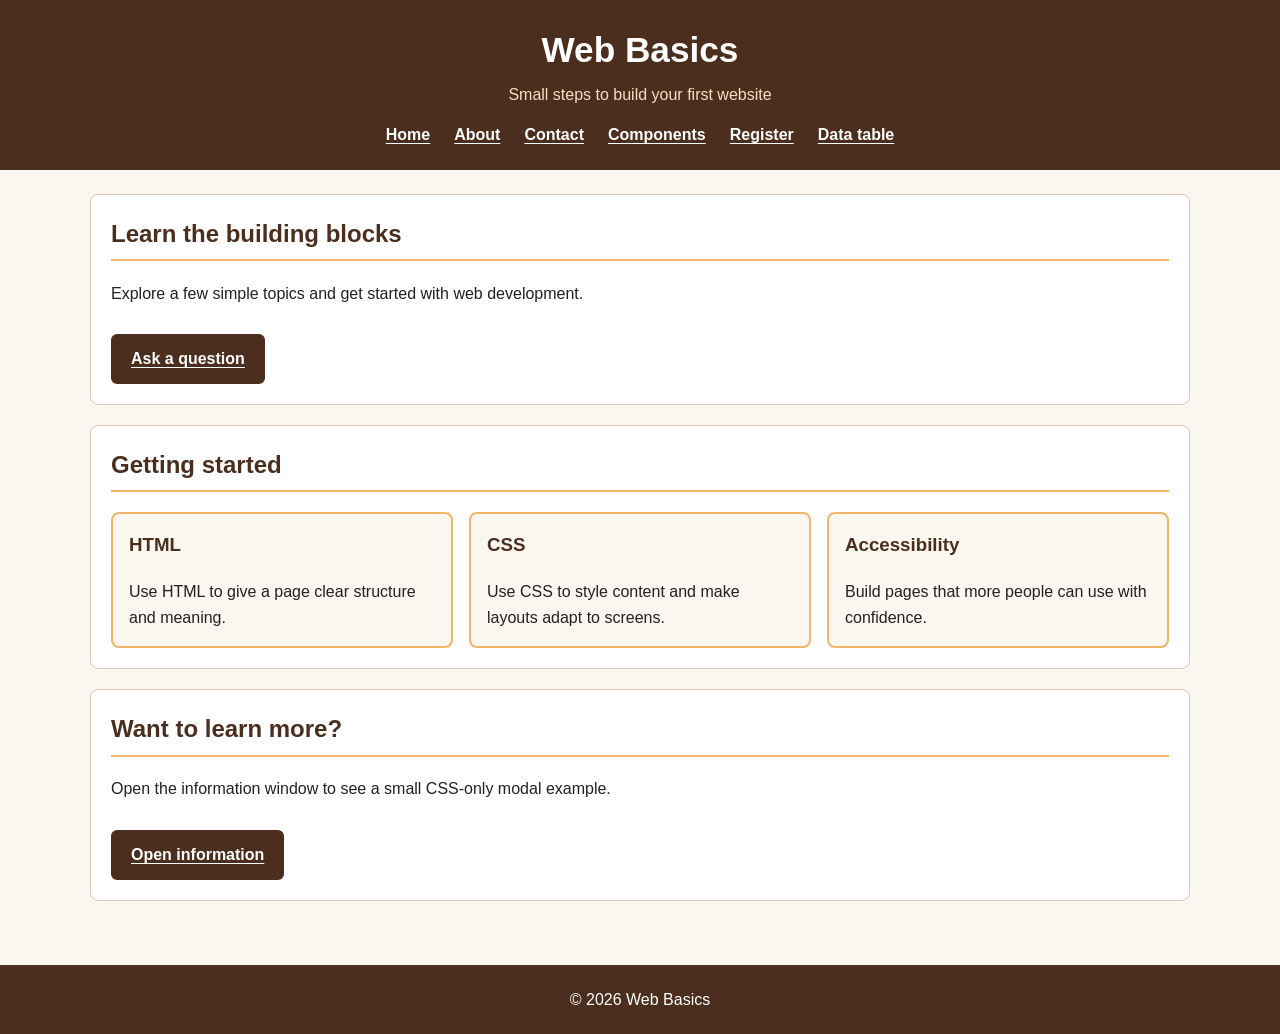
<file: index.html>
<!DOCTYPE html>
<html lang="en">
<head>
    <meta charset="UTF-8">
    <meta name="viewport" content="width=device-width, initial-scale=1.0">
    <meta name="description" content="A simple guide to learning web development.">
    <title>Home | Web Basics</title>
    <link rel="stylesheet" href="style.css">
</head>
<body>
    <a class="skip-link" href="#main-content">Skip to main content</a>
    <header class="site-header">
        <h1 id="site-title">Web Basics</h1>
        <p class="tagline">Small steps to build your first website</p>
        <nav aria-label="Main navigation">
            <a href="index.html" aria-current="page">Home</a>
            <a href="about.html">About</a>
            <a href="contact.html">Contact</a>
            <a href="components.html">Components</a>
            <a href="registration.html">Register</a>
            <a href="data.html">Data table</a>
        </nav>
    </header>
    <main id="main-content">
        <section class="intro">
            <h2>Learn the building blocks</h2>
            <p>Explore a few simple topics and get started with web development.</p>
            <a class="button-link" href="contact.html">Ask a question</a>
        </section>
        <section aria-labelledby="topics-title">
            <h2 id="topics-title">Getting started</h2>
            <div class="card-grid">
                <article class="card"><h3>HTML</h3><p>Use HTML to give a page clear structure and meaning.</p></article>
                <article class="card"><h3>CSS</h3><p>Use CSS to style content and make layouts adapt to screens.</p></article>
                <article class="card"><h3>Accessibility</h3><p>Build pages that more people can use with confidence.</p></article>
            </div>
        </section>
        <section>
            <h2>Want to learn more?</h2>
            <p>Open the information window to see a small CSS-only modal example.</p>
            <a class="button-link" href="#info-modal">Open information</a>
        </section>
    </main>
    <section class="modal" id="info-modal" role="dialog" aria-modal="true" aria-labelledby="modal-title" aria-describedby="modal-text" tabindex="-1">
        <div class="modal-content">
            <h2 id="modal-title">A CSS-only modal</h2>
            <p id="modal-text">This window opens and closes with links and CSS. No JavaScript is used.</p>
            <a class="button-link" href="#main-content">Close window</a>
        </div>
        <a class="modal-backdrop" href="#main-content" aria-label="Close information window"></a>
    </section>
    <footer><p>&copy; 2026 Web Basics</p></footer>
</body>
</html>
</file>
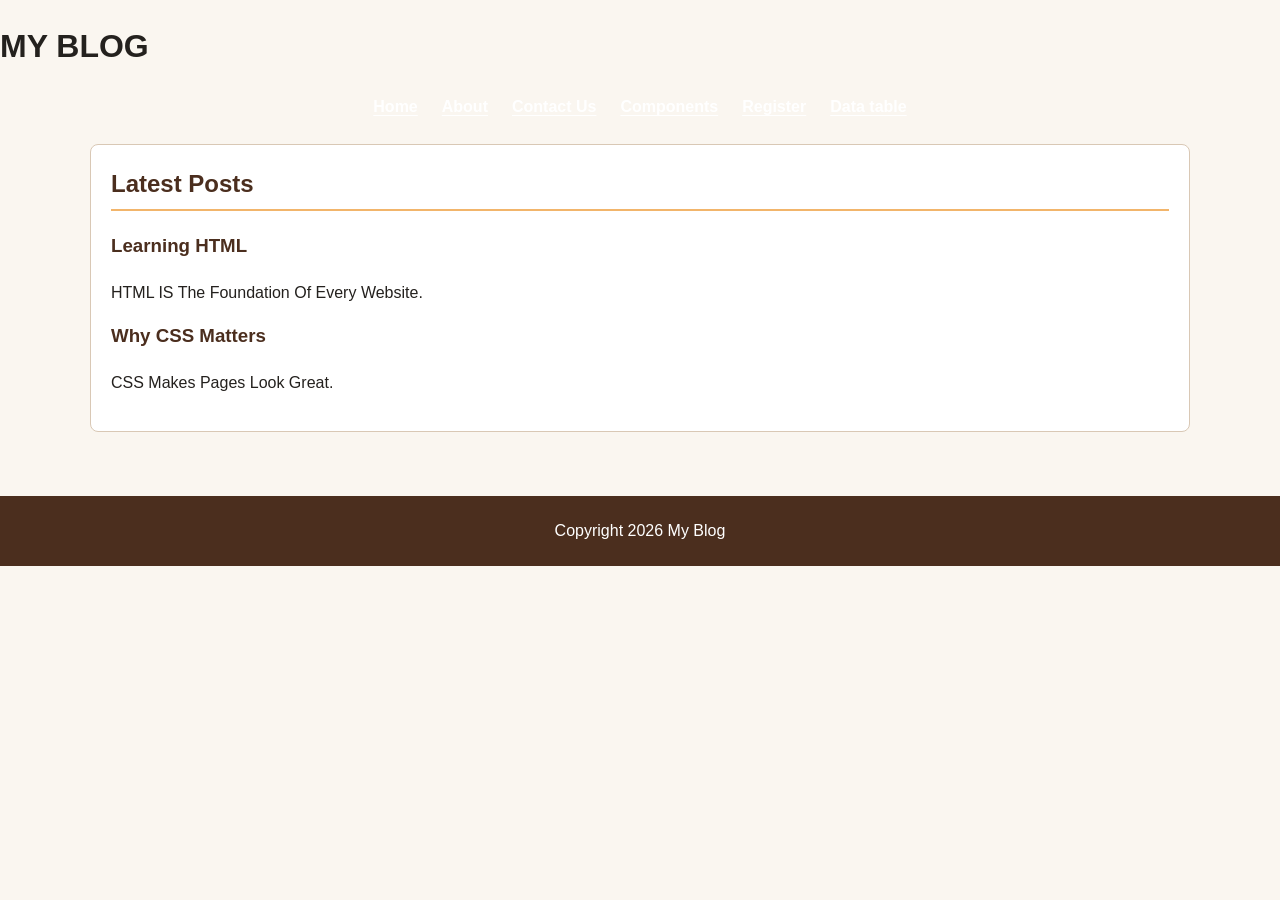
<file: about.html>
<!DOCTYPE html>
<html lang = "en">
    <head>
    <meta charset="UTF-8">
    <meta name="viewport" content="width=device-width, initial-scale=1.0">
    <title>Home - My Project</title>
    <link rel="stylesheet" href="style.css">
    </head>
    <body>
        <header>
            <h1> MY BLOG </h1>
            <nav>
                <a href="index.html">Home</a>
                <a href="about.html">About</a>
                <a href="contact.html">Contact Us</a>
                <a href="components.html">Components</a>
                <a href="registration.html">Register</a>
                <a href="data.html">Data table</a>
            </nav>
        </header>
        <main>
            <section>
                <h2>Latest Posts</h2>
                <article>
                    <h3>Learning HTML</h3>
                    <p>HTML IS The Foundation Of Every Website.</p>
                    </article>
                <article>
                    <h3>Why CSS Matters</h3>
                    <p>CSS Makes Pages Look Great.</p>
                </article>
            </section>
        </main>
        <footer>
            <p>Copyright 2026 My Blog</p>
        </footer>
    </body>
</html>
</file>
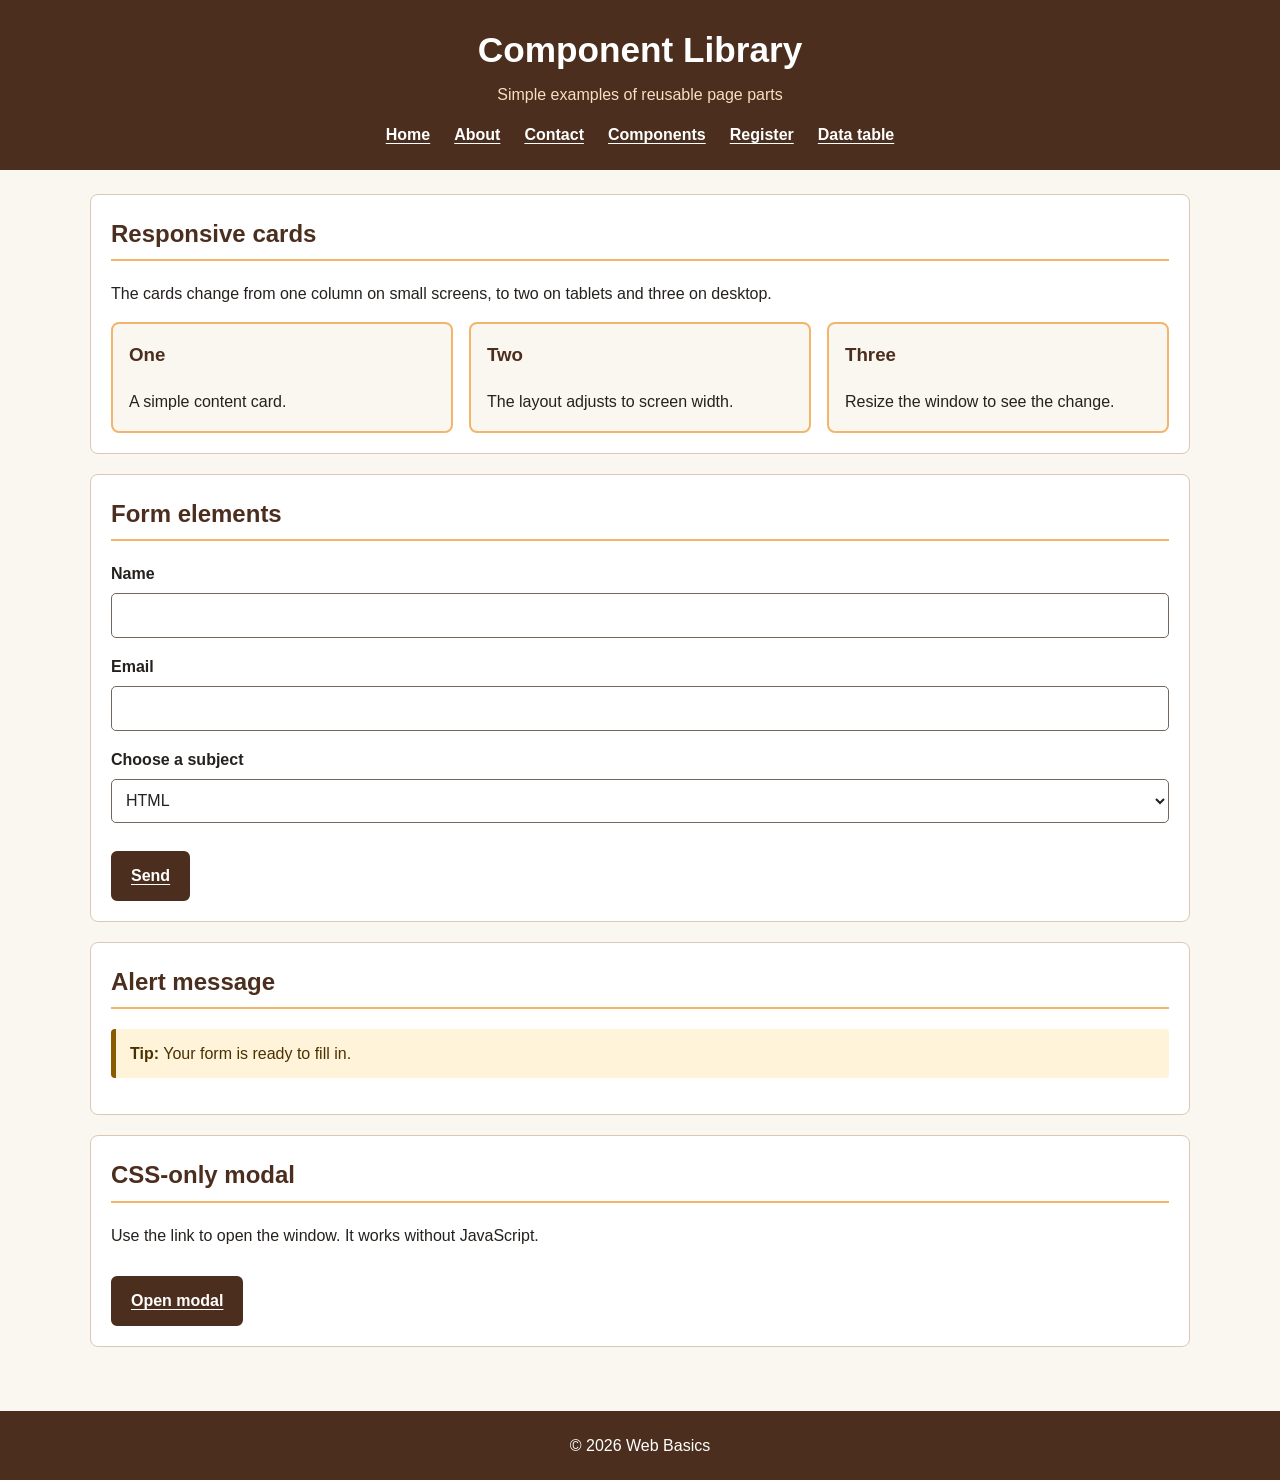
<file: components.html>
<!DOCTYPE html>
<html lang="en">
<head>
    <meta charset="UTF-8">
    <meta name="viewport" content="width=device-width, initial-scale=1.0">
    <meta name="description" content="Responsive examples of common web components.">
    <title>Components | Web Basics</title>
    <link rel="stylesheet" href="style.css">
</head>
<body>
    <a class="skip-link" href="#main-content">Skip to main content</a>
    <header class="site-header">
        <h1 id="site-title">Component Library</h1>
        <p class="tagline">Simple examples of reusable page parts</p>
        <nav aria-label="Main navigation">
            <a href="index.html">Home</a>
            <a href="about.html">About</a>
            <a href="contact.html">Contact</a>
            <a href="components.html" aria-current="page">Components</a>
            <a href="registration.html">Register</a>
            <a href="data.html">Data table</a>
        </nav>
    </header>
    <main id="main-content">
        <section aria-labelledby="layout-title">
            <h2 id="layout-title">Responsive cards</h2>
            <p>The cards change from one column on small screens, to two on tablets and three on desktop.</p>
            <div class="card-grid">
                <article class="card"><h3>One</h3><p>A simple content card.</p></article>
                <article class="card"><h3>Two</h3><p>The layout adjusts to screen width.</p></article>
                <article class="card"><h3>Three</h3><p>Resize the window to see the change.</p></article>
            </div>
        </section>
        <section aria-labelledby="form-title">
            <h2 id="form-title">Form elements</h2>
            <form action="#" method="get">
                <div class="form-field">
                    <label for="example-name">Name</label>
                    <input type="text" id="example-name" name="name" autocomplete="name" required>
                </div>
                <div class="form-field">
                    <label for="example-email">Email</label>
                    <input type="email" id="example-email" name="email" autocomplete="email" required>
                </div>
                <div class="form-field">
                    <label for="example-subject">Choose a subject</label>
                    <select id="example-subject" name="subject">
                        <option value="html">HTML</option>
                        <option value="css">CSS</option>
                        <option value="accessibility">Accessibility</option>
                    </select>
                </div>
                <button type="submit">Send</button>
            </form>
        </section>
        <section aria-labelledby="alert-title">
            <h2 id="alert-title">Alert message</h2>
            <div class="alert" role="status"><strong>Tip:</strong> Your form is ready to fill in.</div>
        </section>
        <section aria-labelledby="modal-demo-title">
            <h2 id="modal-demo-title">CSS-only modal</h2>
            <p>Use the link to open the window. It works without JavaScript.</p>
            <a class="button-link" href="#example-modal">Open modal</a>
        </section>
    </main>
    <section class="modal" id="example-modal" role="dialog" aria-modal="true" aria-labelledby="example-modal-title" aria-describedby="example-modal-text" tabindex="-1">
        <div class="modal-content">
            <h2 id="example-modal-title">Hello!</h2>
            <p id="example-modal-text">This modal uses the CSS :target selector.</p>
            <a class="button-link" href="#main-content">Close modal</a>
        </div>
        <a class="modal-backdrop" href="#main-content" aria-label="Close modal"></a>
    </section>
    <footer><p>&copy; 2026 Web Basics</p></footer>
</body>
</html>
</file>
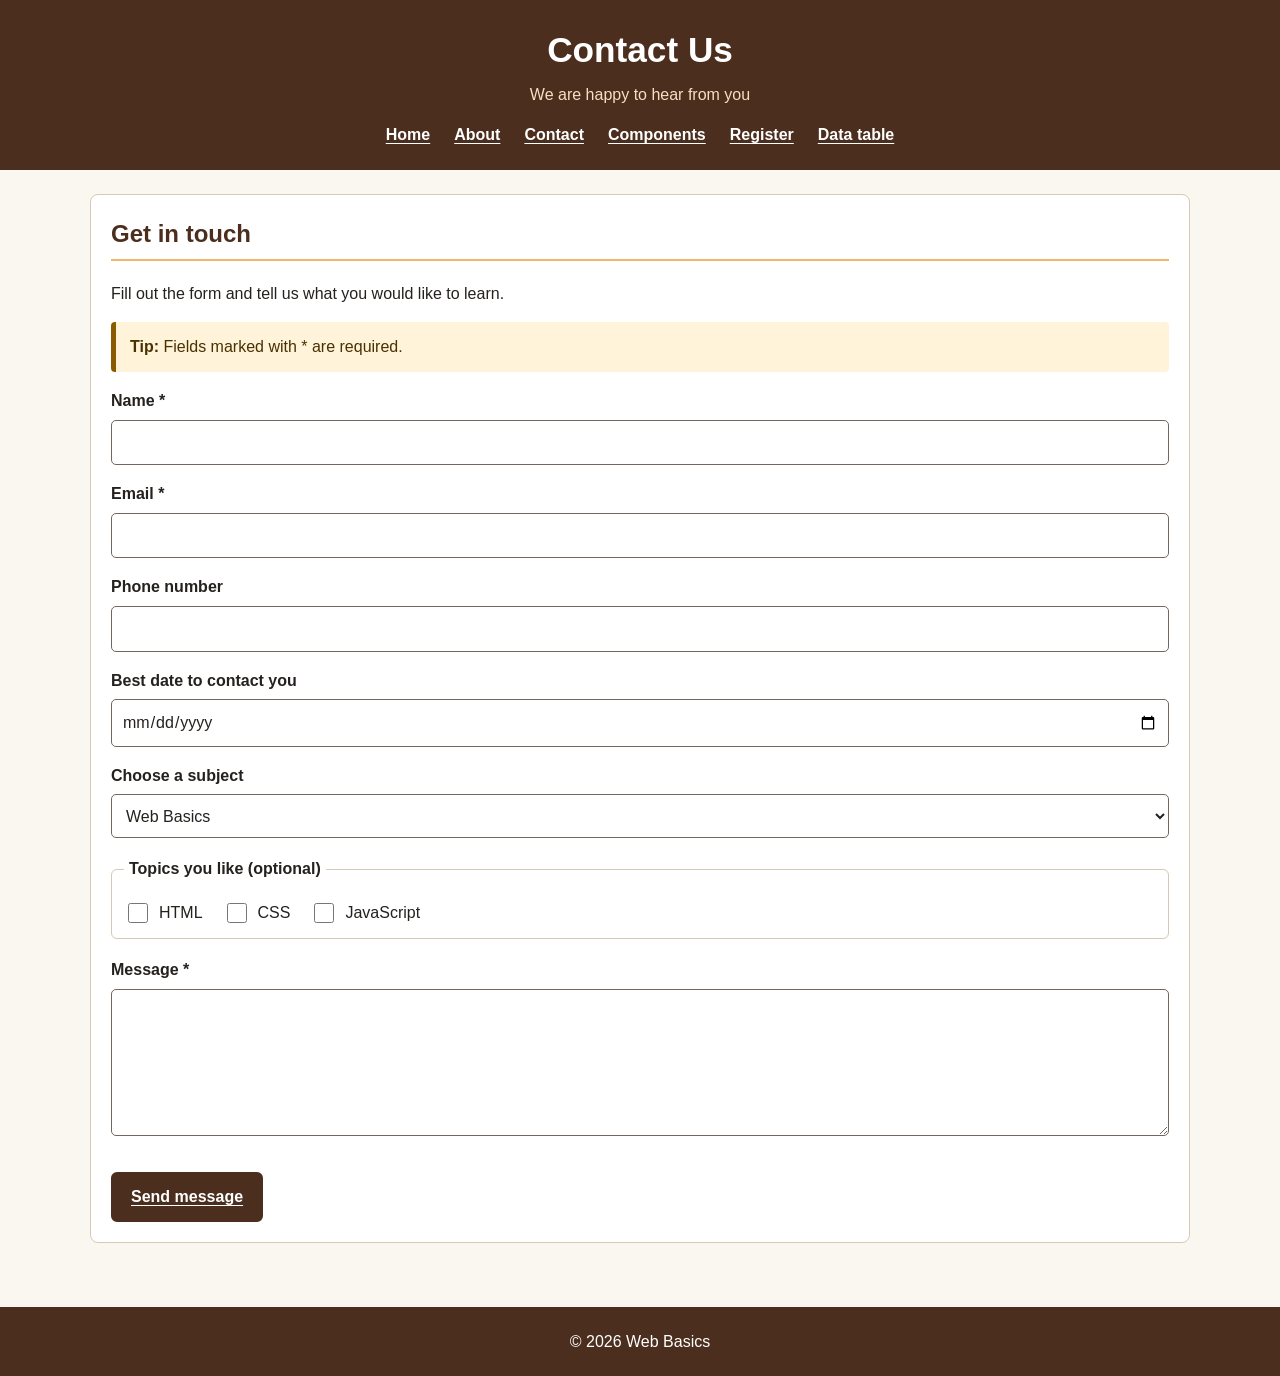
<file: contact.html>
<!DOCTYPE html>
<html lang="en">
<head>
    <meta charset="UTF-8">
    <meta name="viewport" content="width=device-width, initial-scale=1.0">
    <meta name="description" content="Contact Web Basics with a question.">
    <title>Contact | Web Basics</title>
    <link rel="stylesheet" href="style.css">
</head>
<body>
    <a class="skip-link" href="#main-content">Skip to main content</a>
    <header class="site-header">
        <h1 id="site-title">Contact Us</h1>
        <p class="tagline">We are happy to hear from you</p>
        <nav aria-label="Main navigation">
            <a href="index.html">Home</a>
            <a href="about.html">About</a>
            <a href="contact.html" aria-current="page">Contact</a>
            <a href="components.html">Components</a>
            <a href="registration.html">Register</a>
            <a href="data.html">Data table</a>
        </nav>
    </header>
    <main id="main-content">
        <section>
            <h2>Get in touch</h2>
            <p>Fill out the form and tell us what you would like to learn.</p>
            <div class="alert" role="status"><strong>Tip:</strong> Fields marked with * are required.</div>
            <form action="#" method="get">
                <div class="form-field">
                    <label for="name">Name <span aria-hidden="true">*</span></label>
                    <input type="text" id="name" name="name" autocomplete="name" required>
                </div>
                <div class="form-field">
                    <label for="email">Email <span aria-hidden="true">*</span></label>
                    <input type="email" id="email" name="email" autocomplete="email" required>
                </div>
                <div class="form-field">
                    <label for="phone">Phone number</label>
                    <input type="tel" id="phone" name="phone" autocomplete="tel">
                </div>
                <div class="form-field">
                    <label for="date">Best date to contact you</label>
                    <input type="date" id="date" name="date">
                </div>
                <div class="form-field">
                    <label for="subject">Choose a subject</label>
                    <select id="subject" name="subject">
                        <option value="web-basics">Web Basics</option>
                        <option value="databases">Databases</option>
                        <option value="other">Other</option>
                    </select>
                </div>
                <fieldset>
                    <legend>Topics you like (optional)</legend>
                    <div class="choice-row">
                        <label><input type="checkbox" name="topic" value="html"> HTML</label>
                        <label><input type="checkbox" name="topic" value="css"> CSS</label>
                        <label><input type="checkbox" name="topic" value="javascript"> JavaScript</label>
                    </div>
                </fieldset>
                <div class="form-field">
                    <label for="message">Message <span aria-hidden="true">*</span></label>
                    <textarea id="message" name="message" rows="5" required></textarea>
                </div>
                <button type="submit">Send message</button>
            </form>
        </section>
    </main>
    <footer><p>&copy; 2026 Web Basics</p></footer>
</body>
</html>
</file>
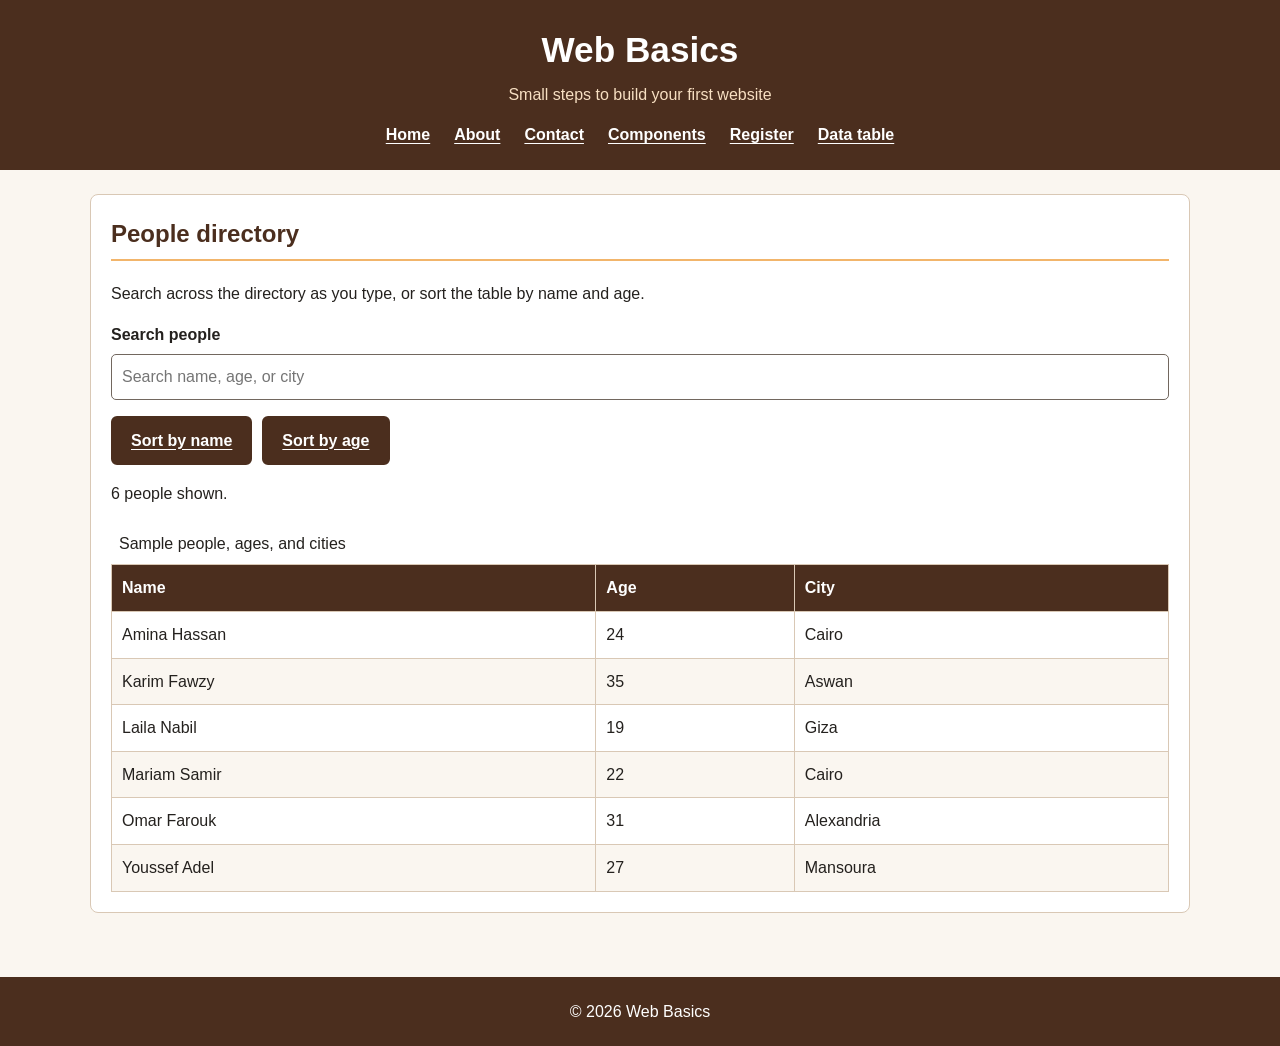
<file: data.html>
<!DOCTYPE html>
<html lang="en">
<head>
    <meta charset="UTF-8">
    <meta name="viewport" content="width=device-width, initial-scale=1.0">
    <meta name="description" content="Search and sort a JavaScript data table.">
    <title>Data table | Web Basics</title>
    <link rel="stylesheet" href="style.css">
    <script src="js/data.js" defer></script>
</head>
<body>
    <a class="skip-link" href="#main-content">Skip to main content</a>
    <header class="site-header">
        <h1 id="site-title">Web Basics</h1>
        <p class="tagline">Small steps to build your first website</p>
        <nav aria-label="Main navigation">
            <a href="index.html">Home</a><a href="about.html">About</a><a href="contact.html">Contact</a>
            <a href="components.html">Components</a><a href="registration.html">Register</a><a href="data.html" aria-current="page">Data table</a>
        </nav>
    </header>
    <main id="main-content">
        <section aria-labelledby="people-title">
            <h2 id="people-title">People directory</h2>
            <p>Search across the directory as you type, or sort the table by name and age.</p>
            <div class="form-field">
                <label for="table-search">Search people</label>
                <input id="table-search" type="search" placeholder="Search name, age, or city" aria-controls="people-table">
            </div>
            <div class="table-actions" aria-label="Sort table">
                <button type="button" id="sort-name">Sort by name</button>
                <button type="button" id="sort-age">Sort by age</button>
            </div>
            <p id="table-status" role="status" aria-live="polite"></p>
            <div class="table-wrap">
                <table id="people-table">
                    <caption>Sample people, ages, and cities</caption>
                    <thead><tr><th scope="col">Name</th><th scope="col">Age</th><th scope="col">City</th></tr></thead>
                    <tbody id="people-rows"></tbody>
                </table>
            </div>
        </section>
    </main>
    <footer><p>&copy; 2026 Web Basics</p></footer>
</body>
</html>
</file>
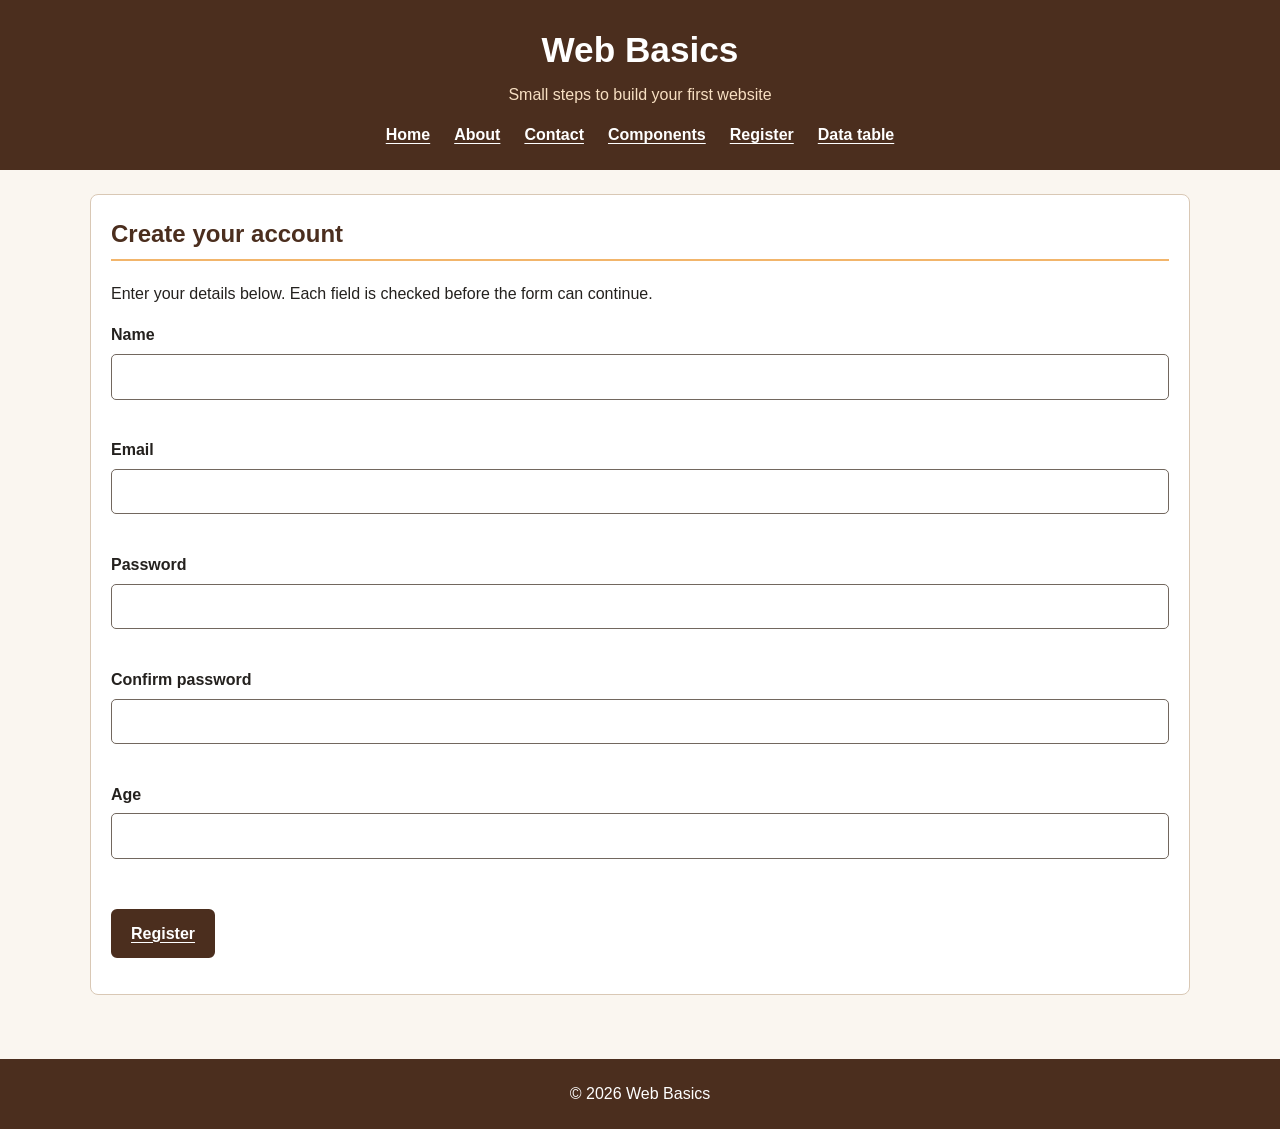
<file: registration.html>
<!DOCTYPE html>
<html lang="en">
<head>
    <meta charset="UTF-8">
    <meta name="viewport" content="width=device-width, initial-scale=1.0">
    <meta name="description" content="Create an account using the validated registration form.">
    <title>Register | Web Basics</title>
    <link rel="stylesheet" href="style.css">
    <script src="js/registration.js" defer></script>
</head>
<body>
    <a class="skip-link" href="#main-content">Skip to main content</a>
    <header class="site-header">
        <h1 id="site-title">Web Basics</h1>
        <p class="tagline">Small steps to build your first website</p>
        <nav aria-label="Main navigation">
            <a href="index.html">Home</a><a href="about.html">About</a><a href="contact.html">Contact</a>
            <a href="components.html">Components</a><a href="registration.html" aria-current="page">Register</a><a href="data.html">Data table</a>
        </nav>
    </header>
    <main id="main-content">
        <section aria-labelledby="registration-title">
            <h2 id="registration-title">Create your account</h2>
            <p>Enter your details below. Each field is checked before the form can continue.</p>
            <form id="registration-form" novalidate>
                <div class="form-field">
                    <label for="name">Name</label>
                    <input id="name" name="name" type="text" autocomplete="name" aria-describedby="name-error">
                    <small class="field-error" id="name-error"></small>
                </div>
                <div class="form-field">
                    <label for="email">Email</label>
                    <input id="email" name="email" type="email" autocomplete="email" aria-describedby="email-error">
                    <small class="field-error" id="email-error"></small>
                </div>
                <div class="form-field">
                    <label for="password">Password</label>
                    <input id="password" name="password" type="password" autocomplete="new-password" aria-describedby="password-error">
                    <small class="field-error" id="password-error"></small>
                </div>
                <div class="form-field">
                    <label for="confirm-password">Confirm password</label>
                    <input id="confirm-password" name="confirmPassword" type="password" autocomplete="new-password" aria-describedby="confirm-password-error">
                    <small class="field-error" id="confirm-password-error"></small>
                </div>
                <div class="form-field">
                    <label for="age">Age</label>
                    <input id="age" name="age" type="number" min="1" max="120" inputmode="numeric" aria-describedby="age-error">
                    <small class="field-error" id="age-error"></small>
                </div>
                <button type="submit">Register</button>
                <p id="form-status" role="status" aria-live="polite"></p>
            </form>
        </section>
    </main>
    <footer><p>&copy; 2026 Web Basics</p></footer>
</body>
</html>
</file>
<file: style.css>
* {
    box-sizing: border-box;
}

:root {
    color-scheme: light dark;
    --page: #faf6f0;
    --surface: #ffffff;
    --text: #24211e;
    --muted: #51473f;
    --brand: #4b2e1e;
    --brand-hover: #65402c;
    --accent: #f2b56b;
    --border: #d9c8b5;
    --alert-bg: #fff3d9;
    --alert-text: #4a3100;
}

body {
    margin: 0;
    background: var(--page);
    color: var(--text);
    font: 16px/1.6 Arial, Helvetica, sans-serif;
}

.skip-link {
    position: absolute;
    top: -100px;
    left: 12px;
    z-index: 5;
    padding: 10px;
    background: var(--surface);
    color: var(--text);
}

.skip-link:focus { top: 12px; }

.site-header, footer {
    padding: 22px 16px;
    background: var(--brand);
    color: #ffffff;
    text-align: center;
}

#site-title { margin: 0; font-size: 2.2rem; }
.tagline { margin: 4px 0 14px; color: #f7dfc2; }

nav { display: flex; justify-content: center; flex-wrap: wrap; gap: 10px 24px; }
nav a { color: #ffffff; font-weight: bold; text-decoration: underline; text-underline-offset: 3px; }
nav a:hover { color: var(--accent); }

a:focus-visible, button:focus-visible, input:focus-visible, select:focus-visible, textarea:focus-visible {
    outline: 3px solid #145ea8;
    outline-offset: 3px;
}

main { width: min(100% - 32px, 1100px); margin: 0 auto; padding: 24px 0; }
section { margin-bottom: 20px; padding: 20px; border: 1px solid var(--border); border-radius: 8px; background: var(--surface); }
h2 { margin-top: 0; color: var(--brand); border-bottom: 2px solid var(--accent); padding-bottom: 6px; }
h3 { margin-top: 0; color: var(--brand); }

.card-grid { display: grid; grid-template-columns: 1fr; gap: 16px; }
.card { padding: 16px; border: 2px solid var(--accent); border-radius: 8px; background: var(--page); }
.card p { margin-bottom: 0; }

.button-link, button {
    display: inline-block;
    margin-top: 12px;
    padding: 10px 18px;
    border: 2px solid var(--brand);
    border-radius: 6px;
    background: var(--brand);
    color: #ffffff;
    font: inherit;
    font-weight: bold;
    text-decoration: underline;
    text-underline-offset: 3px;
    cursor: pointer;
}
.button-link:hover, button:hover { background: var(--brand-hover); }

.alert { margin: 16px 0; padding: 12px 14px; border-left: 5px solid #8a5a00; border-radius: 4px; background: var(--alert-bg); color: var(--alert-text); }
.form-field { margin: 16px 0; }
.form-field label, legend { display: block; margin-bottom: 6px; font-weight: bold; }
input[type="text"], input[type="email"], input[type="tel"], input[type="date"], select, textarea {
    width: 100%;
    min-height: 44px;
    padding: 9px 10px;
    border: 1px solid #72675e;
    border-radius: 5px;
    background: var(--surface);
    color: var(--text);
    font: inherit;
}
input[type="password"], input[type="number"], input[type="search"] {
    width: 100%;
    min-height: 44px;
    padding: 9px 10px;
    border: 1px solid #72675e;
    border-radius: 5px;
    background: var(--surface);
    color: var(--text);
    font: inherit;
}
.field-error { display: block; min-height: 1.4em; margin-top: 3px; color: #a21d1d; font-weight: bold; }
[aria-invalid="true"] { border-color: #a21d1d !important; }
.table-actions { display: flex; flex-wrap: wrap; gap: 10px; }
.table-actions button { margin-top: 0; }
textarea { resize: vertical; }
fieldset { margin: 18px 0; padding: 12px; border: 1px solid var(--border); border-radius: 6px; }
legend { padding: 0 5px; }
.choice-row { display: flex; flex-wrap: wrap; gap: 12px 20px; }
.choice-row label { display: inline-flex; align-items: center; gap: 8px; }
.choice-row input { width: 20px; height: 20px; accent-color: var(--brand); }

.table-wrap { overflow-x: auto; }
table { width: 100%; border-collapse: collapse; }
caption { padding: 8px; text-align: left; }
th, td { padding: 10px; border: 1px solid var(--border); text-align: left; }
th { background: var(--brand); color: #ffffff; }
tr:nth-child(even) { background: var(--page); }

.modal { display: none; position: fixed; inset: 0; z-index: 3; align-items: center; justify-content: center; margin: 0; padding: 20px; border: 0; border-radius: 0; background: transparent; }
.modal:target { display: flex; }
.modal-backdrop { position: absolute; inset: 0; background: rgb(0 0 0 / 75%); }
.modal-content { position: relative; z-index: 1; width: min(100%, 480px); padding: 24px; border-radius: 8px; background: var(--surface); color: var(--text); }
.modal-content h2 { color: var(--brand); }

footer { margin-top: 20px; }
footer p { margin: 0; }

@media (min-width: 600px) {
    .card-grid { grid-template-columns: repeat(2, minmax(0, 1fr)); }
}

@media (min-width: 900px) {
    .card-grid { grid-template-columns: repeat(3, minmax(0, 1fr)); }
}

@media (prefers-color-scheme: dark) {
    :root {
        --page: #171513;
        --surface: #24211e;
        --text: #f5f1ec;
        --muted: #d5cbc1;
        --brand: #34251c;
        --brand-hover: #503624;
        --accent: #f2b56b;
        --border: #66584b;
        --alert-bg: #3b301c;
        --alert-text: #ffe4a8;
    }
    h2, h3, .modal-content h2 { color: #f5c47e; }
    .card { background: #211d19; }
    .button-link, button { border-color: #d59b5a; }
    .button-link:hover, button:hover { background: #543a27; }
    input[type="text"], input[type="email"], input[type="tel"], input[type="date"], select, textarea { border-color: #a99a8c; }
    input[type="password"], input[type="number"], input[type="search"] { border-color: #a99a8c; }
    .field-error { color: #ffaaaa; }
    a:focus-visible, button:focus-visible, input:focus-visible, select:focus-visible, textarea:focus-visible { outline-color: #8fc8ff; }
}
</file>
